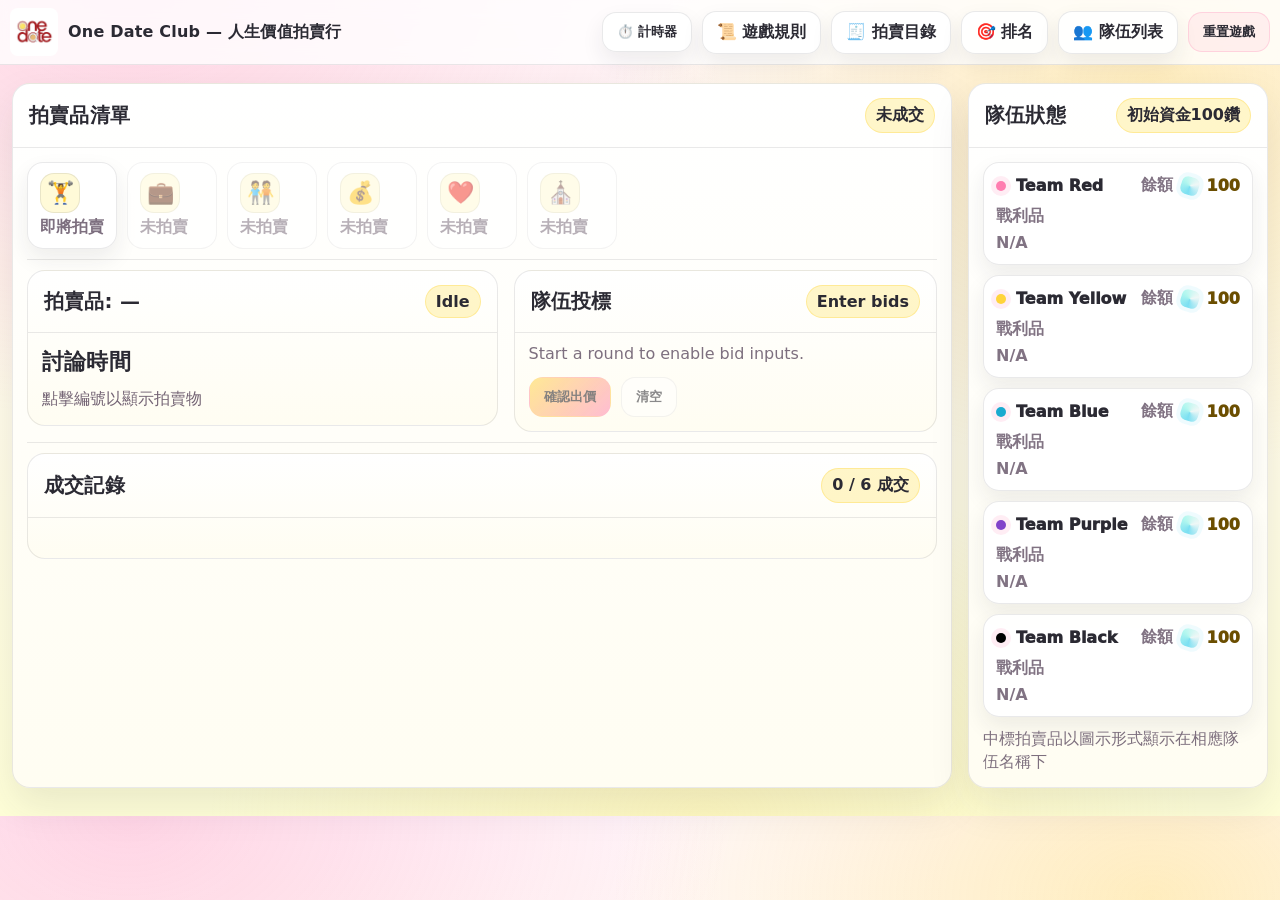
<file: index.html>
<!DOCTYPE html>
<html lang="zh-Hant">
<head>
  <meta charset="utf-8" />
  <meta name="viewport" content="width=device-width, initial-scale=1" />
  <title>One Date Club — Life Treasures Auction</title>
  <link rel="stylesheet" href="styles.css" />
</head>

<body>
  <div class="nav">
    <div class="brand">
      <div class="logo" aria-hidden="true"></div>
      <div>
        One Date Club — 人生價值拍賣行
        <!--<div class="small">5 teams • 8 rounds • Start with 100 diamonds</div>-->
      </div>
    </div>

    <div class="nav-actions">
      <button class="btn" id="timerBtn" title="Open countdown timer">⏱️ 計時器</button>
      <a class="btn" href="rules.html">📜 遊戲規則</a>
      <a class="btn" href="items.html">🧾 拍賣目錄</a>
      <a class="btn" href="rank.html">🎯 排名</a>
      <a class="btn" href="teams.html">👥 隊伍列表</a>
      <button class="btn danger" id="resetBtn" title="Reset all rounds and diamonds">重置遊戲</button>
    </div>
  </div>

  <div class="wrap grid">
    <!-- Main Panel -->
    <div class="card">
      <div class="card-h">
        <h2>拍賣品清單</h2>
        <span class="pill" id="statusPill">未成交</span>
      </div>

      <div class="card-b">

        <div>
          <div class="rounds" id="roundButtons"></div>
        </div>

        <div class="sep"></div>

        <div class="grid2">
          <!-- Auction Item -->
          <div class="card" style="box-shadow:none;">
            <div class="card-h">
              <h3 id="roundTitle">拍賣品: —</h3>
              <span class="pill" id="roundStatePill">Idle</span>
            </div>
            <div class="card-b itemBox">
              <h4 class="itemTitle" id="itemName">討論時間</h4>
              <p class="itemDesc" id="itemDesc">點擊編號以顯示拍賣物</p>

              <div class="mapWrap" id="mapWrap" style="display:none;">
                <img id="itemMap" alt="Map for the auction item" />
              </div>
            </div>
          </div>

          <!-- Bids -->
          <div class="card" style="box-shadow:none;">
            <div class="card-h">
              <h3>隊伍投標</h3>
              <span class="pill" id="bidHintPill">Enter bids</span>
            </div>
            <div class="card-b">
              <div class="bidBBox" id="bidBox">
                <div class="bids" id="bidInputs"></div>
                <div class="hint" id="bidHint">Start a round to enable bid inputs.</div>

                <div class="err" id="errorBox"></div>

                <div style="margin-top:12px; display:flex; gap:10px; flex-wrap:wrap;">
                  <button class="btn primary" id="battleBtn" disabled>確認出價</button>
                  <button class="btn" id="clearBidsBtn" disabled>清空</button>
                </div>
              </div>
              <!-- Battle results -->
              <div class="battleBox" id="battleBox">
                <div style="font-weight:1000;">前兩名隊伍說服評判</div>
                <div class="topGrid" id="topGrid"></div>

                <div class="winnerPick" id="winnerPick"></div>

                <div class="winnerActions">
                  <button class="btn primary" id="confirmWinnerBtn" disabled>確認中標者並扣除鑽石</button>
                </div>

                <div class="hint" style="margin-top:8px;">
                  評判將根據隊伍的說服力選出中標者，並從該隊伍的鑽石中扣除相應金額。
                </div>
              </div>
            </div>
          </div>
        </div>

        <div class="sep"></div>

        <!-- Log -->
        <div class="card" style="box-shadow:none;">
          <div class="card-h">
            <h3>成交記錄</h3>
            <span class="pill" id="progressPill">0 / 8 成交</span>
          </div>
          <div class="card-b">
            <div class="log" id="log"></div>
            <div class="footerNote" id="endNote" style="display:none;"></div>
          </div>
        </div>
      </div>
    </div>

    <!-- Right Side Panel -->
    <div class="card">
      <div class="card-h">
        <h2>隊伍狀態</h2>
        <span class="pill">初始資金100鑽</span>
      </div>
      <div class="card-b">
        <div class="teamList" id="teamList"></div>
        <div class="footerNote">
          中標拍賣品以圖示形式顯示在相應隊伍名稱下
        </div>
      </div>
    </div>
  </div>

  <div class="timer-modal" id="timerModal" aria-hidden="true">
    <div class="timer-card" role="dialog" aria-modal="true" aria-labelledby="timerTitle">
      <button class="closeBtn" id="timerCloseBtn" aria-label="Close timer">×</button>
      <div class="timer-header">
        <div id="timerTitle">計時器</div>
      </div>

      <div class="timer-display" id="timerDisplay">02:00</div>
      <div class="timer-form">
        <label for="timerInput">設定時間 (mm:ss)</label>
        <input id="timerInput" class="timer-input" type="text" placeholder="05:00" value="02:00" aria-label="Set timer in minutes and seconds" />
      </div>
      <div class="timer-actions-wrapper">
        <div class="timer-status" id="timerStatus">準備就緒</div>
        <div class="timer-actions">
          <button class="btn primary" id="timerStartBtn">開始</button>
          <button class="btn" id="timerResetBtn">重設</button>
        </div>
      </div>
    </div>
  </div>

  <!-- Winning Effect Modal -->
  <div class="winning-modal" id="winningModal" aria-hidden="true">
    <div class="winning-overlay"></div>
    <div class="winning-card" role="dialog" aria-modal="true">
      <div class="winning-content">
        <div class="winning-emoji">🎊</div>
        <div class="winning-text">中標！</div>
        <div class="winning-team" id="winningTeamName"></div>
      </div>
    </div>
  </div>
  
  <script src="constant.js"></script>
  <script src="game.js"></script>
  <!--<footer class="footer">
    © 2026 Flow Church Actionable One Date Club — All Rights Reserved
  </footer>-->
</body>
</html>
</file>
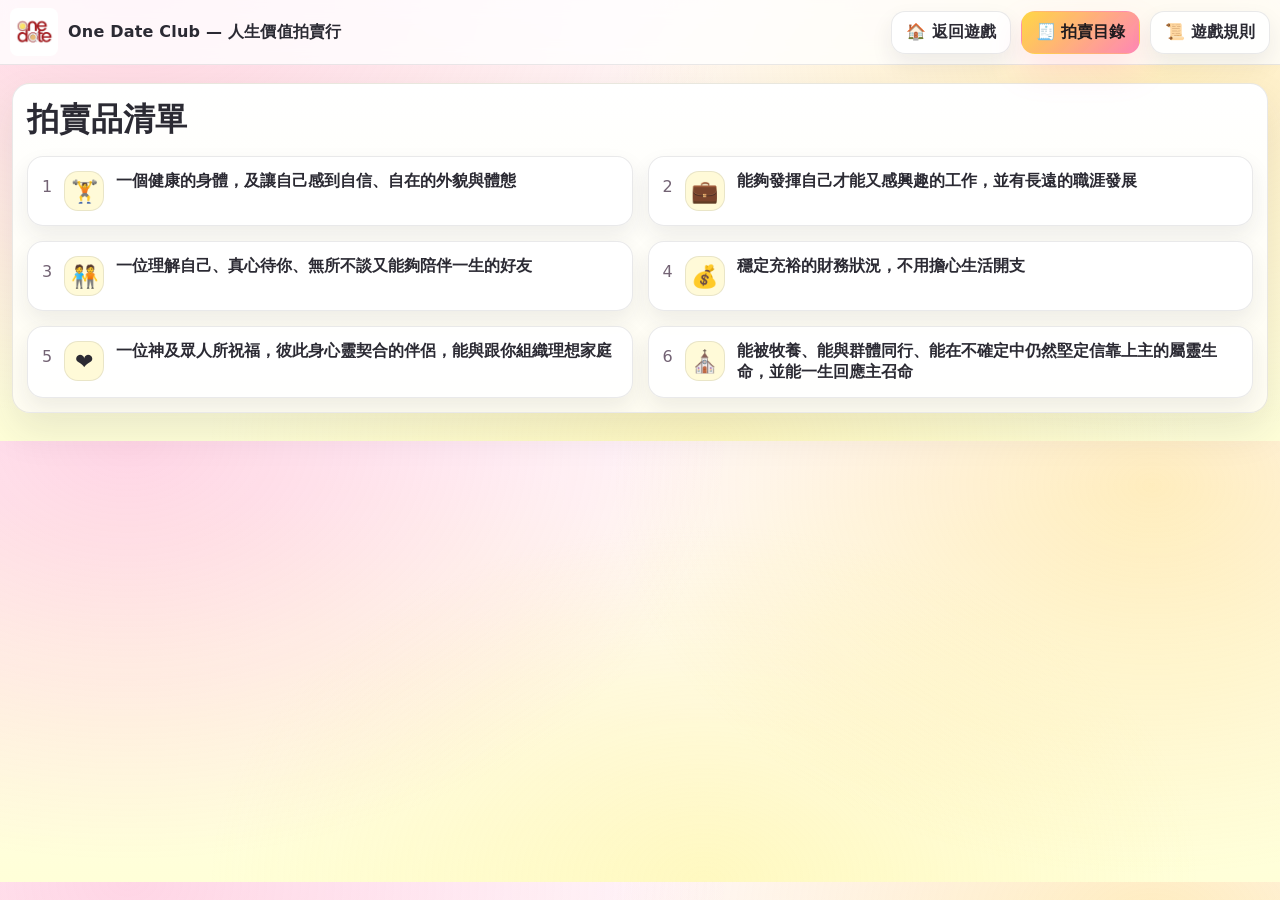
<file: items.html>
<!DOCTYPE html>
<html lang="zh-Hant">
<head>
  <meta charset="utf-8" />
  <meta name="viewport" content="width=device-width, initial-scale=1" />
  <title>One Date Club — Life Treasures Auction</title>
  <link rel="stylesheet" href="styles.css" />
</head>
<body>
  <div class="nav">
    <div class="brand">
      <div class="logo" aria-hidden="true"></div>
      <div>One Date Club — 人生價值拍賣行</div>
    </div>
    <div class="nav-actions">
      <a class="btn" href="index.html">🏠 返回遊戲</a>
      <a class="btn primary" href="items.html">🧾 拍賣目錄</a>
      <a class="btn" href="rules.html">📜 遊戲規則</a>
    </div>
  </div>

  <div class="wrap">
    <div class="card">
      <div class="card-b">
        <h1 style="margin:0 0 10px 0;">拍賣品清單</h1>

        <div class="list" id="itemsList"></div>
      </div>
    </div>
  </div>

<script src="constant.js"></script>
<script>
(() => {
  function loadState(){
    try{
      const raw = localStorage.getItem(STORAGE_KEY);
      if(!raw) return null;
      return JSON.parse(raw);
    }catch{
      return null;
    }
  }

  const state = loadState();
  const teams = state?.teams || [];
  const rounds = state?.rounds || [];

  function winnerForItem(roundId){
    const r = rounds[roundId - 1];
    if(!r || !r.done) return null;
    const t = teams[r.winnerTeamId];
    return t ? t.name : null;
  }

  const list = document.getElementById("itemsList");
  list.innerHTML = items.map(it => {
    const winnerName = winnerForItem(it.id);
    const tag = winnerName ? `中標者: ${winnerName}` : "中標者: N/A";
    return `
      <div class="item">
        <div class="left">
          <div class="desc">${it.id}</div>
          <div class="icon">${it.icon}</div>
          <div>
            <div class="name">${it.desc}</div>
          </div>
        </div>
        <!--<div class="tag">${tag}</div>-->
      </div>
    `;
  }).join("");
  list.style.display = 'grid';
  list.style.gridTemplateColumns = 'repeat(2, 1fr)';
  list.style.gap = '15px';
})();
</script>
  <!--<footer class="footer">
    © 2026 Flow Church Actionable One Date Club — All Rights Reserved
  </footer>-->
</body>
</html>
</file>
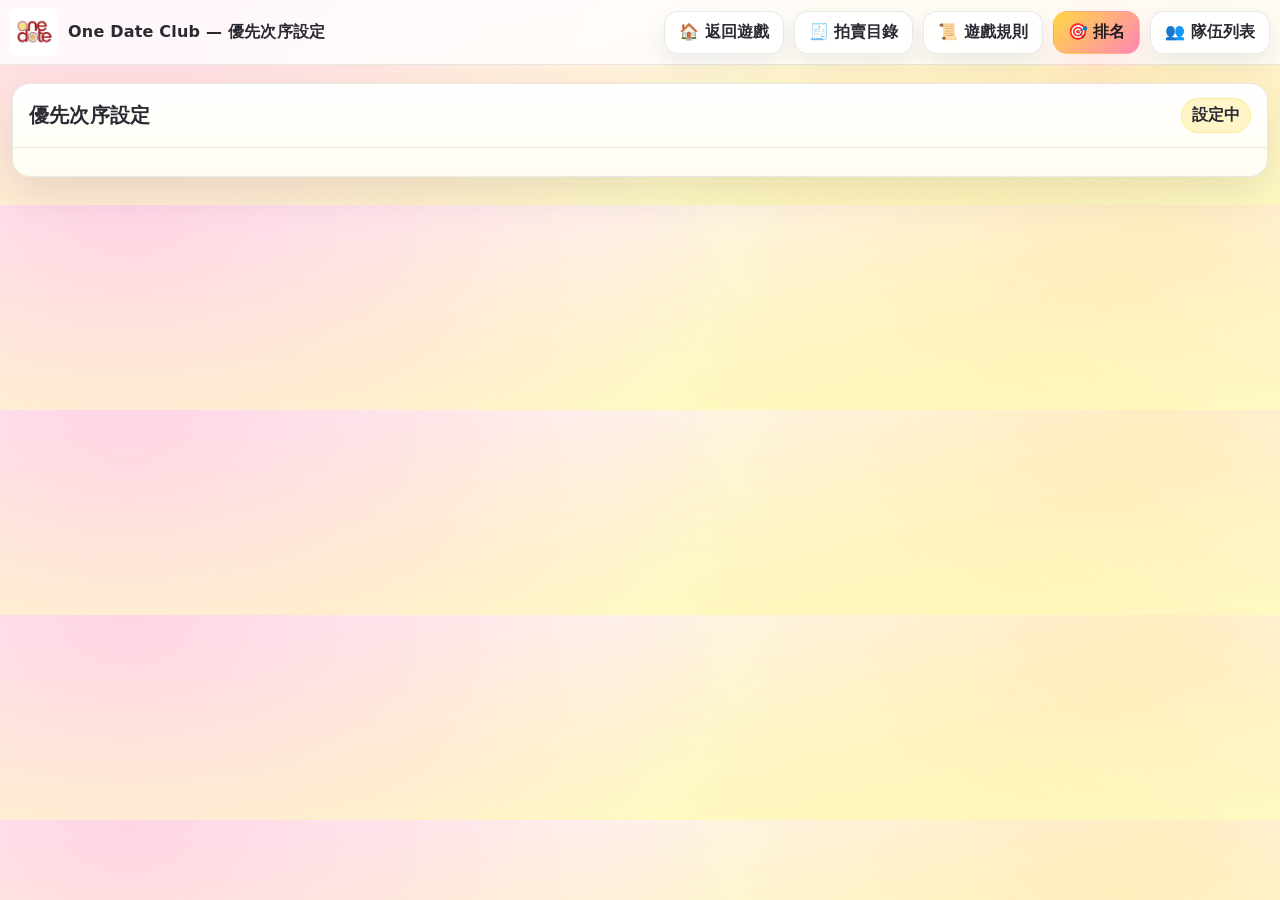
<file: rank.html>
<!DOCTYPE html>
<html lang="zh-Hant">
<head>
  <meta charset="utf-8" />
  <meta name="viewport" content="width=device-width, initial-scale=1" />
  <title>One Date Club — 優先級排名</title>
  <link rel="stylesheet" href="styles.css" />
  <style>
    #prioritySection * {
      animation: none !important;
      transition: none !important;
    }
    .priority-input {
      animation: none !important;
      transition: none !important;
      background: none !important;
    }
  </style>
</head>

<body>
  <div class="nav">
    <div class="brand">
      <div class="logo" aria-hidden="true"></div>
      <div>
        One Date Club — 優先次序設定
      </div>
    </div>

    <div class="nav-actions">
      <a class="btn" href="index.html">🏠 返回遊戲</a>
      <a class="btn" href="items.html">🧾 拍賣目錄</a>
      <a class="btn" href="rules.html">📜 遊戲規則</a>
      <a class="btn primary" href="rank.html">🎯 排名</a>
      <a class="btn" href="teams.html">👥 隊伍列表</a>
    </div>
  </div>

  <main class="wrap">
    <section class="card" id="scoreSection" style="display:none; margin-bottom: 18px;">
      <div class="card-h">
        <h2>終局回顧</h2>
        <span class="pill">遊戲完成</span>
      </div>
      <div class="card-b" id="scoreDisplay"></div>
    </section>

    <section class="card" id="prioritySection">
      <div class="card-h">
        <h2>優先次序設定</h2>
        <span class="pill" id="statusPill">設定中</span>
      </div>
      <div class="card-b" id="prioritySettings"></div>
    </section>

    <section class="card" id="statusCard" style="display:none;">
      <div class="card-h">
        <h2>遊戲狀態</h2>
      </div>
      <div class="card-b" id="statusContent" style="font-size:16px; line-height:1.6;">
      </div>
    </section>
  </main>

  <script src="constant.js"></script>
  <script>
    (function() {
      function loadGameState() {
        try {
          const raw = localStorage.getItem(STORAGE_KEY);
          if (!raw) return null;
          return JSON.parse(raw);
        } catch {
          return null;
        }
      }

      function saveGameState(state) {
        localStorage.setItem(STORAGE_KEY, JSON.stringify(state));
      }

      function getItemById(id) {
        return items.find(x => x.id === id) || { icon: "❔", desc: `物品 ${id}` };
      }

      function isGameStarted(fullState) {
        if (!fullState?.rounds) return false;
        return fullState.rounds.some(r => r.started);
      }

      function isGameComplete(fullState) {
        if (!fullState?.rounds) return false;
        return fullState.rounds.every(r => r.done);
      }

      function calculateScore(team, fullState) {
        if (!team.wins) return 0;
        let score = 0;
        team.wins.forEach(itemId => {
          const priority = team.itemPriorities?.[itemId] || null;
          if (priority === 1) score += 4;
          else if (priority === 2) score += 3;
          else if (priority === 3) score += 2;
          else score += 1; // priority 4-6 or no priority = 1 point
        });
        return score;
      }

      function renderScoreDisplay(fullState) {
        const section = document.getElementById("scoreSection");
        const container = document.getElementById("scoreDisplay");

        if (!isGameComplete(fullState)) {
          section.style.display = "none";
          return;
        }

        section.style.display = "block";
        container.innerHTML = "";

        const scores = fullState.teams.map(team => {
          const score = calculateScore(team, fullState);
          const itemsCount = Array.isArray(team.wins) ? team.wins.length : 0;
          return {
            ...team,
            score,
            itemsCount
          };
        }).sort((a, b) => {
          if (b.score !== a.score) return b.score - a.score;
          if (b.itemsCount !== a.itemsCount) return b.itemsCount - a.itemsCount;
          return b.diamonds - a.diamonds;
        });

        const scoreTable = document.createElement("table");
        scoreTable.className = "scoresTable";
        scoreTable.style.width = "100%";
        scoreTable.style.borderCollapse = "collapse";

        const scoreHeaderRow = document.createElement("tr");
        scoreHeaderRow.innerHTML = `
          <th style="border:1px solid var(--border); padding:12px; text-align:left; background:rgba(255,255,255,.95); font-weight:900; white-space:nowrap;">排名</th>
          <th style="border:1px solid var(--border); padding:12px; text-align:left; background:rgba(255,255,255,.95); font-weight:900; white-space:nowrap;">隊伍</th>
          <th style="border:1px solid var(--border); padding:12px; text-align:center; background:rgba(255,255,255,.95); font-weight:900; white-space:nowrap;">得分</th>
          <th style="border:1px solid var(--border); padding:12px; text-align:center; background:rgba(255,255,255,.95); font-weight:900; white-space:nowrap;">剩餘鑽石</th>
          <th style="border:1px solid var(--border); padding:12px; text-align:left; background:rgba(255,255,255,.95); font-weight:900; white-space:nowrap;">獲得物品</th>
        `;
        scoreTable.appendChild(scoreHeaderRow);

        scores.forEach((team, index) => {
          const rank = index + 1;
          const winsText = (team.wins || []).map(itemId => {
            const item = getItemById(itemId);
            const priority = team.itemPriorities?.[itemId] || null;
            const priorityLabel = priority ? ` (優先 ${priority})` : "";
            return `${item.icon} ${item.desc}${priorityLabel}`;
          }).join(", ") || "無";

          const row = document.createElement("tr");
          const bgColor = rank === 1 ? "rgba(255,230,200,.6)" : (rank === 2 ? "rgba(230,240,255,.6)" : "");
          row.style.background = bgColor;
          row.innerHTML = `
            <td style="border:1px solid var(--border); padding:12px; font-weight:900;">${rank}</td>
            <td style="border:1px solid var(--border); padding:12px;">
              <span class="dot" style="background:${team.color}; display:inline-block; width:12px; height:12px; border-radius:3px; margin-right:6px;"></span>
              ${team.name}
            </td>
            <td style="border:1px solid var(--border); padding:12px; text-align:center; font-weight:900; font-size:18px; color:#b0004b;">${team.score}</td>
            <td style="border:1px solid var(--border); padding:12px; text-align:center; font-weight:900;">${team.diamonds}</td>
            <td style="border:1px solid var(--border); padding:12px;">${winsText}</td>
          `;
          scoreTable.appendChild(row);
        });

        container.appendChild(scoreTable);
      }

      function renderPrioritySettings(fullState) {
        const section = document.getElementById("prioritySection");
        const statusCard = document.getElementById("statusCard");
        const container = document.getElementById("prioritySettings");
        const statusPill = document.getElementById("statusPill");

        if (isGameComplete(fullState)) {
          section.style.display = "block";
          statusCard.style.display = "none";
          statusPill.textContent = "遊戲已完成";
        } else if (isGameStarted(fullState)) {
          section.style.display = "block";
          statusCard.style.display = "none";
          const started = fullState.rounds.filter(r => r.started).length;
          statusPill.textContent = `進行中 (${started}/${ROUND_COUNT})`;
        } else {
          statusPill.textContent = "設定中";
        }

        section.style.display = "block";
        statusCard.style.display = "none";
        container.innerHTML = "";

        const table = document.createElement("table");
        table.className = "priorityTable";
        table.style.width = "100%";
        table.style.borderCollapse = "collapse";

        const headerRow = document.createElement("tr");
        headerRow.innerHTML = `
          <th style="border:1px solid var(--border); padding:12px; text-align:left; background:rgba(255,255,255,.95);">物品</th>
          ${fullState.teams.map(team => `<th style="border:1px solid var(--border); padding:12px; text-align:center; background:rgba(255,255,255,.95);"><div class="dot" style="background:${team.color}; display:inline-block; width:12px; height:12px; border-radius:3px;"></div> ${team.name}</th>`).join("")}
        `;
        table.appendChild(headerRow);

        const priorityConfirmed = fullState.priorityConfirmed || false;

        fullState.rounds.forEach(round => {
          const item = getItemById(round.id);
          const row = document.createElement("tr");
          row.innerHTML = `
            <td style="border:1px solid var(--border); padding:12px; background:rgba(250,250,250,.95); font-weight:900;">
              <span style="font-size:20px; margin-right:8px;">${item.icon}</span>${item.desc}
            </td>
            ${fullState.teams.map(team => {
              const currentPriority = team.itemPriorities?.[round.id] || "";
              const isDisabled = priorityConfirmed || isGameStarted(fullState);
              return `
                <td style="border:1px solid var(--border); padding:12px; text-align:center;">
                  <input type="text" class="priority-input" data-team-id="${team.id}" data-item-id="${round.id}" placeholder="-" value="${currentPriority || ""}" ${isDisabled ? "disabled" : ""} style="padding:6px; border-radius:6px; border:1px solid var(--border); width:50px; text-align:center; background:none; transition:none;" />
                </td>
              `;
            }).join("")}
          `;
          table.appendChild(row);
        });

        container.appendChild(table);

        // Add error message container
        const errorContainer = document.createElement("div");
        errorContainer.style.marginTop = "12px";
        errorContainer.style.color = "#b0004b";
        errorContainer.style.fontSize = "14px";
        errorContainer.style.fontWeight = "900";
        errorContainer.style.display = "none";
        container.appendChild(errorContainer);

        // Add buttons
        const buttonContainer = document.createElement("div");
        buttonContainer.style.marginTop = "16px";
        buttonContainer.style.display = "flex";
        buttonContainer.style.gap = "10px";
        buttonContainer.style.justifyContent = "flex-end";

        const confirmBtn = document.createElement("button");
        const gameStarted = isGameStarted(fullState);
        const gameComplete = isGameComplete(fullState);
        
        if (gameComplete) {
          confirmBtn.textContent = "遊戲已完成";
          confirmBtn.disabled = true;
          confirmBtn.style.background = "rgba(150,150,150,.3)";
        } else if (gameStarted) {
          confirmBtn.textContent = "進行中（已鎖定）";
          confirmBtn.disabled = true;
          confirmBtn.style.background = "rgba(150,150,150,.3)";
        } else if (priorityConfirmed) {
          confirmBtn.textContent = "已確認";
          confirmBtn.disabled = true;
          confirmBtn.style.background = "rgba(100,200,100,.3)";
        } else {
          confirmBtn.textContent = "確認";
          confirmBtn.disabled = false;
          confirmBtn.style.background = "rgba(100,200,100,.8)";
        }
        
        confirmBtn.style.padding = "10px 16px";
        confirmBtn.style.borderRadius = "8px";
        confirmBtn.style.border = "1px solid var(--border)";
        confirmBtn.style.color = "#2b2a33";
        confirmBtn.style.fontWeight = "900";
        confirmBtn.style.cursor = confirmBtn.disabled ? "default" : "pointer";

        const resetBtn = document.createElement("button");
        resetBtn.textContent = "清空";
        resetBtn.style.padding = "10px 16px";
        resetBtn.style.borderRadius = "8px";
        resetBtn.style.border = "1px solid var(--border)";
        resetBtn.style.background = (gameStarted || gameComplete) ? "rgba(150,150,150,.3)" : "rgba(200,100,100,.8)";
        resetBtn.style.color = "#2b2a33";
        resetBtn.style.fontWeight = "900";
        resetBtn.style.cursor = (gameStarted || gameComplete) ? "default" : "pointer";
        resetBtn.disabled = gameStarted || gameComplete;

        confirmBtn.addEventListener("click", () => {
          // Validate all priority inputs
          const inputs = Array.from(document.querySelectorAll(".priority-input"));
          let isValid = true;
          let errorMsg = "";
          const teamRankMap = new Map();

          inputs.forEach(input => {
            input.style.borderColor = "";
          });

          inputs.forEach(input => {
            const value = input.value.trim();
            const teamId = input.dataset.teamId;

            if (value !== "") {
              const num = Number(value);
              if (!Number.isFinite(num) || num < 1 || num > ROUND_COUNT || Math.floor(num) !== num) {
                if (!errorMsg) errorMsg = `優先級必須是 1 到 ${ROUND_COUNT} 之間的整數`;
                isValid = false;
                input.style.borderColor = "red";
                return;
              }

              const ranks = teamRankMap.get(teamId) || {};
              if (ranks[num]) {
                if (!errorMsg) errorMsg = "同一隊伍的優先級不得重複";
                isValid = false;
                input.style.borderColor = "red";
                ranks[num].style.borderColor = "red";
              } else {
                ranks[num] = input;
                teamRankMap.set(teamId, ranks);
              }
            }
          });

          if (!isValid) {
            errorContainer.textContent = errorMsg;
            errorContainer.style.display = "block";
            return;
          }

          errorContainer.style.display = "none";
          errorContainer.textContent = "";
          fullState.priorityConfirmed = true;
          saveGameState(fullState);
          statusPill.textContent = "已確認";
          renderPrioritySettings(fullState);
        });

        resetBtn.addEventListener("click", () => {
          if (confirm("確定要重置所有優先級嗎？")) {
            fullState.teams.forEach(team => {
              team.itemPriorities = {};
            });
            fullState.priorityConfirmed = false;
            saveGameState(fullState);
            statusPill.textContent = "設定中";
            renderPrioritySettings(fullState);
          }
        });

        buttonContainer.appendChild(confirmBtn);
        buttonContainer.appendChild(resetBtn);
        container.appendChild(buttonContainer);

        // Attach event listeners to priority inputs (only if not confirmed and game not started)
        if (!priorityConfirmed && !isGameStarted(fullState)) {
          document.querySelectorAll(".priority-input").forEach(input => {
            const updatePriority = (e) => {
              const teamId = Number(e.target.dataset.teamId);
              const itemId = Number(e.target.dataset.itemId);
              const value = e.target.value.trim();
              const priority = value !== "" ? Number(value) : null;

              fullState.teams[teamId].itemPriorities = fullState.teams[teamId].itemPriorities || {};
              if (priority === null || !Number.isFinite(priority)) {
                delete fullState.teams[teamId].itemPriorities[itemId];
              } else {
                fullState.teams[teamId].itemPriorities[itemId] = priority;
              }
              saveGameState(fullState);
            };
            input.addEventListener("input", updatePriority);
            input.addEventListener("change", updatePriority);
          });
        }
      }

      function init() {
        const fullState = loadGameState();
        if (!fullState) return;
        renderScoreDisplay(fullState);
        renderPrioritySettings(fullState);
      }

      function refreshDisplay() {
        const fullState = loadGameState();
        if (!fullState) return;
        renderPrioritySettings(fullState);
      }

      init();
    })();
  </script>
</body>
</html>
</file>
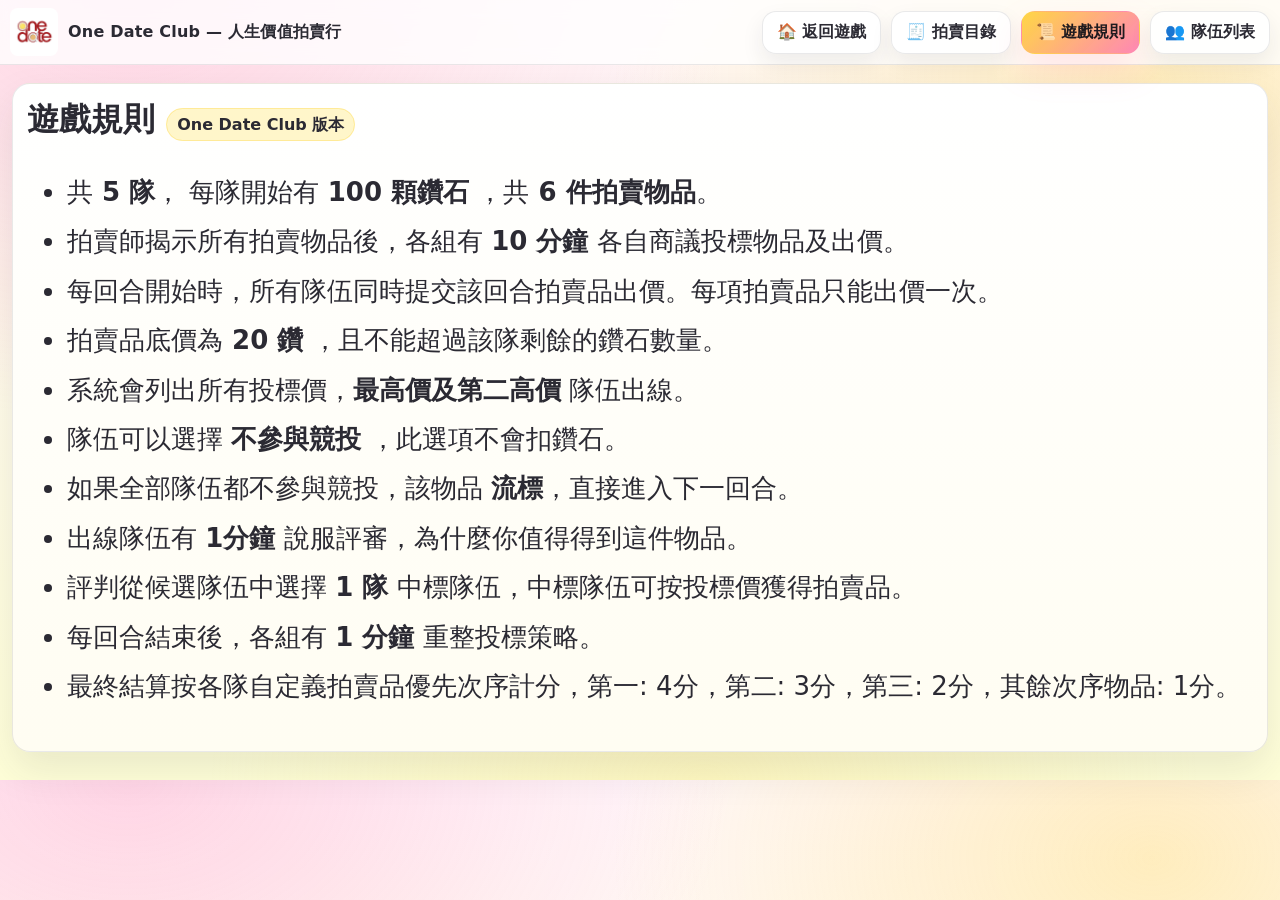
<file: rules.html>
<!DOCTYPE html>
<html lang="zh-Hant">
<head>
  <meta charset="utf-8" />
  <meta name="viewport" content="width=device-width, initial-scale=1" />
  <title>One Date Club — Life Treasures Auction</title>
  <link rel="stylesheet" href="styles.css" />
</head>
<body>
  <div class="nav">
    <div class="brand">
      <div class="logo" aria-hidden="true"></div>
      <div>One Date Club — 人生價值拍賣行</div>
    </div>
    <div class="nav-actions">
      <a class="btn" href="index.html">🏠 返回遊戲</a>
      <a class="btn" href="items.html">🧾 拍賣目錄</a>
      <a class="btn primary" href="rules.html">📜 遊戲規則</a>
      <a class="btn" href="teams.html">👥 隊伍列表</a>
    </div>
  </div>

  <div class="wrap">
    <div class="card">
      <div class="card-b">
        <h1 style="margin:0 0 10px 0;">遊戲規則 <span class="pill">One Date Club 版本</span></h1>
        <div class="muted">
          
        </div>
		<div class="rules">
			<ul style="line-height:1.9;">
			<li>共<b> 5 隊</b>， 每隊開始有 <b>100 顆鑽石</b> ，共<b> 6 件拍賣物品</b>。</li>
			<li>拍賣師揭示所有拍賣物品後，各組有 <b>10 分鐘</b> 各自商議投標物品及出價。</li>
			<li>每回合開始時，所有隊伍同時提交該回合拍賣品出價。每項拍賣品只能出價一次。</li>
			<li>拍賣品底價為<b> 20 鑽 </b>，且不能超過該隊剩餘的鑽石數量。</li>
			<li>系統會列出所有投標價，<b>最高價及第二高價</b> 隊伍出線。</li>
			<li>隊伍可以選擇 <b>不參與競投</b> ，此選項不會扣鑽石。</li>
			<li>如果全部隊伍都不參與競投，該物品 <b>流標</b>，直接進入下一回合。</li>
			<li>出線隊伍有 <b>1分鐘</b> 說服評審，為什麼你值得得到這件物品。</li>
			<li>評判從候選隊伍中選擇 <b> 1 隊 </b>中標隊伍，中標隊伍可按投標價獲得拍賣品。</li>
			<li>每回合結束後，各組有 <b>1 分鐘</b> 重整投標策略。</li>
      <li>最終結算按各隊自定義拍賣品優先次序計分，第一: 4分，第二: 3分，第三: 2分，其餘次序物品: 1分。</li>
			</ul>
		</div>
      </div>
    </div>
  </div>
  <!--<footer class="footer">
    © 2026 Flow Church Actionable One Date Club — All Rights Reserved
  </footer>-->
</body>
</html>
</file>
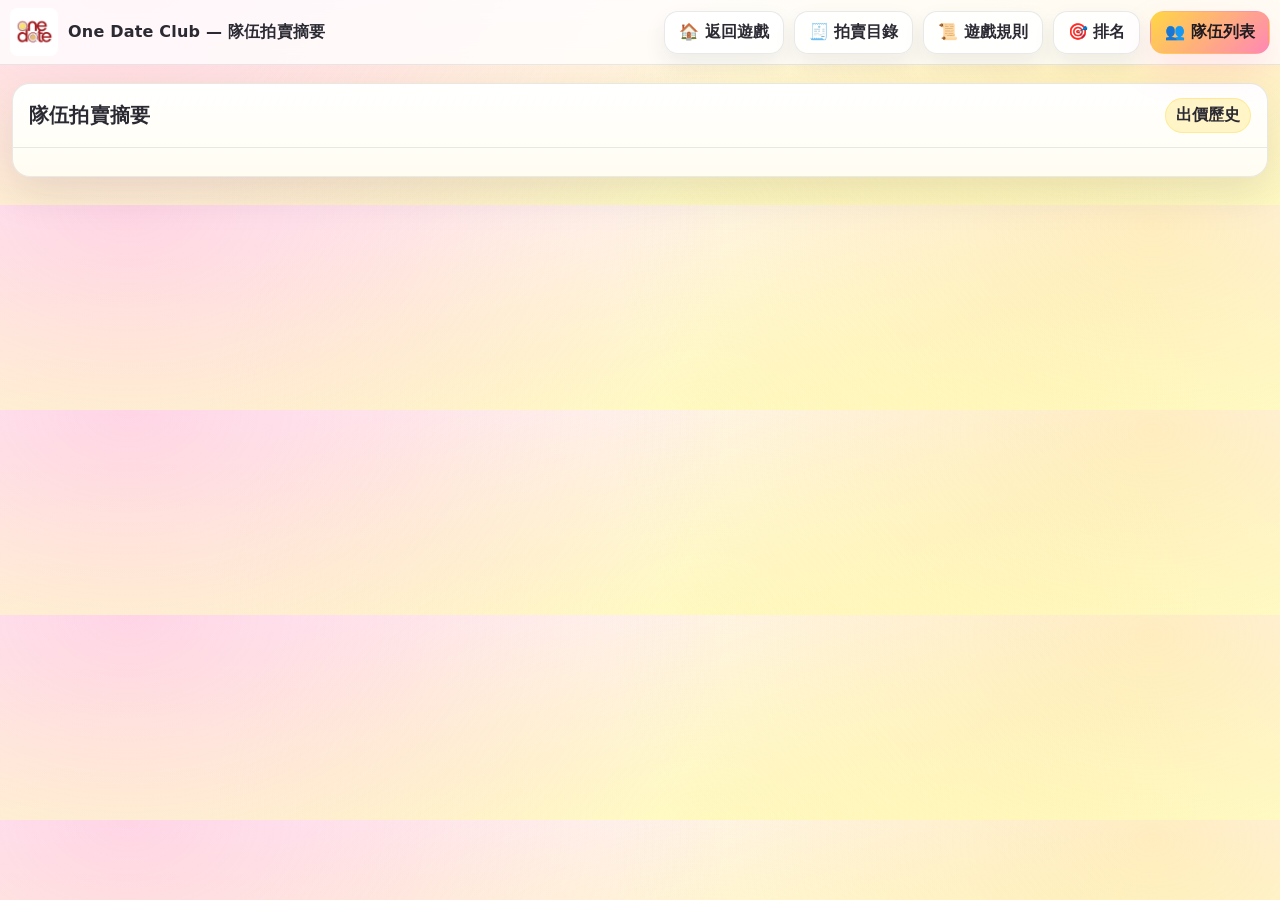
<file: teams.html>
<!DOCTYPE html>
<html lang="zh-Hant">
<head>
  <meta charset="utf-8" />
  <meta name="viewport" content="width=device-width, initial-scale=1" />
  <title>One Date Club — Team Auction Summary</title>
  <link rel="stylesheet" href="styles.css" />
</head>

<body>
  <div class="nav">
    <div class="brand">
      <div class="logo" aria-hidden="true"></div>
      <div>
        One Date Club — 隊伍拍賣摘要
      </div>
    </div>

    <div class="nav-actions">
      <a class="btn" href="index.html">🏠 返回遊戲</a>
      <a class="btn" href="items.html">🧾 拍賣目錄</a>
      <a class="btn" href="rules.html">📜 遊戲規則</a>
      <a class="btn" href="rank.html">🎯 排名</a>
      <a class="btn primary" href="teams.html">👥 隊伍列表</a>
    </div>
  </div>

  <main class="wrap">
    <section class="card">
      <div class="card-h">
        <h2>隊伍拍賣摘要</h2>
        <span class="pill">出價歷史</span>
      </div>
      <div class="card-b teamTableWrapper" id="teamList"></div>
    </section>
  </main>
  
  <script src="constant.js"></script>
  <script>
    (function() {
      function loadGameState() {
        try {
          const raw = localStorage.getItem(STORAGE_KEY);
          if (!raw) return null;
          return JSON.parse(raw);
        } catch {
          return null;
        }
      }

      function saveGameState(state) {
        localStorage.setItem(STORAGE_KEY, JSON.stringify(state));
      }

      function getItemById(id) {
        return items.find(x => x.id === id) || { icon: "❔", desc: `物品 ${id}` };
      }

      function isGameStarted(fullState) {
        if (!fullState?.rounds) return false;
        return fullState.rounds.some(r => r.started);
      }

      function isGameComplete(fullState) {
        if (!fullState?.rounds) return false;
        return fullState.rounds.every(r => r.done);
      }

      
      

      function renderTeams(fullState) {
        const elTeamList = document.getElementById("teamList");
        elTeamList.innerHTML = "";

        const rankMaps = fullState.teams.reduce((acc, team) => {
          const teamBids = fullState.rounds.map(round => round.bids?.[team.id]).filter(b => Number.isFinite(b));
          const uniqueSortedBids = [...new Set(teamBids)].sort((a, b) => b - a);
          acc[team.id] = uniqueSortedBids.reduce((map, bid, index) => {
            map[bid] = index + 1;
            return map;
          }, {});
          return acc;
        }, {});

        const table = document.createElement("table");
        table.className = "teamsTable";

        const headerHtml = `
          <thead>
            <tr>
              <th class="teamsTableRoundHeader">拍賣品</th>
              ${fullState.teams.map(team => `<th><div class="dot" style="background:${team.color}; display: inline-block;"></div> ${team.name}</th>`).join("")}
            </tr>
          </thead>
        `;

        const bodyHtml = fullState.rounds.map(round => {
          const item = getItemById(round.id);

          return `
            <tr class="teamsTableRound">
              <th class="teamsTableRowHeader">
                <div class="roundHeaderContent">
                  <span class="teamRoundIcon">${item.icon}</span>
                  <div class="roundHeaderText">
                    <div class="teamRoundName">${item.desc}</div>
                  </div>
                </div>
              </th>
              ${fullState.teams.map(team => {
                const bid = round.bids?.[team.id];
                const won = round.winnerTeamId !== null && round.winnerTeamId === team.id;
                const finalRank = Number.isFinite(bid) ? rankMaps[team.id]?.[bid] : null;
                const originalRank = team.itemPriorities?.[round.id] || "-";
                const finalRankHtml = finalRank ? `<span class="cellRank">#${finalRank}</span>` : "";
                const priceText = Number.isFinite(bid) ? `${originalRank} | ${finalRankHtml}${bid}` : "未出價";

                return `
                  <td class="${won ? "winCell" : ""}">
                    <div class="cellPrice">${priceText}</div>
                  </td>
                `;
              }).join("")}
            </tr>
          `;
        }).join("");

        table.innerHTML = headerHtml + `<tbody>${bodyHtml}</tbody>`;
        elTeamList.appendChild(table);
      }

      function init() {
        const fullState = loadGameState();
        if (!fullState) return;

        renderTeams(fullState);
      }

      init();
      // Auto-refresh every 2 seconds to pick up changes from index.html
      setInterval(init, 2000);
    })();
  </script>
  <!--<footer class="footer">
    © 2026 Flow Church Actionable One Date Club — All Rights Reserved
  </footer>-->
</body>
</html>
</file>
<file: styles.css>
:root{
  /* Light Pink + Yellow theme based on palette (Cream/Jasmine/Sunglow/Pink) */
  --cream:#FFFFD8;   /* background cream */
  --butter:#FFF4B8;
  --jasmine:#FFEA8A;
  --sunglow:#FFD43B;
  --pink:#FF7DB0;

  --bg:#FFF7FB;
  --card:#FFFFFF;
  --card2:#FFFDF2;

  --text:#2B2A33;
  --muted:#6B5B6D;

  --accent: var(--pink);
  --accent2: var(--sunglow);

  --border: rgba(43,42,51,.10);
  --shadow: 0 18px 40px rgba(43,42,51,.10);
  --shadow2: 0 10px 22px rgba(43,42,51,.08);
  --radius: 18px;
}

*{box-sizing:border-box}
body{
  margin:0;
  font-family: ui-sans-serif, system-ui, -apple-system, Segoe UI, Roboto, Helvetica, Arial, "Apple Color Emoji","Segoe UI Emoji";
  color: var(--text);
  background:
    radial-gradient(1000px 700px at 10% 0%, rgba(255,125,176,.28), transparent 60%),
    radial-gradient(900px 650px at 90% 10%, rgba(255,212,59,.30), transparent 60%),
    radial-gradient(900px 650px at 55% 100%, rgba(255,234,138,.30), transparent 55%),
    linear-gradient(180deg, var(--bg), var(--cream));
}
.footer {
  text-align: center;
  font-size: 10px;
  color: #888;
}
/* Top Nav */
.nav{
  position: sticky; top:0; z-index: 5;
  display:flex; align-items:center; justify-content:space-between;
  padding:8px 10px;
  background: rgba(255,255,255,.78);
  backdrop-filter: blur(10px);
  border-bottom: 1px solid var(--border);
}
.brand{
  display:flex; gap:10px; align-items:center;
  font-weight: 900;
  letter-spacing:.2px;
}
.logo{
  width: 48px;          
  height: 48px;
  background-image: url("maps/logo.jpeg"); 
  background-size: cover;     /* or contain */
  background-position: center;
  background-repeat: no-repeat;
  border-radius: 8px;
}

.nav-actions{display:flex; gap:10px; align-items:center; flex-wrap:wrap;}
.nav-actions a{ text-decoration:none; }

.btn{
  appearance:none; border:none; cursor:pointer;
  padding:10px 14px;
  border-radius: 14px;
  font-weight: 900;
  color: var(--text);
  background: rgba(255,255,255,.90);
  border: 1px solid var(--border);
  box-shadow: var(--shadow2);
  transition: transform .12s ease, filter .12s ease, border-color .12s ease;
  display:inline-flex;
  align-items:center;
  gap:8px;
  white-space:nowrap;
}
.btn:hover{ transform: translateY(-1px); filter: brightness(1.02); border-color: rgba(43,42,51,.18); }
.btn.primary{
  color:#1f1b1f;
  background: linear-gradient(135deg, rgba(255,212,59,.95), rgba(255,125,176,.92));
  border-color: transparent;
  box-shadow: 0 16px 34px rgba(255,125,176,.18);
}
.btn.danger{
  background: rgba(255,125,176,.10);
  border-color: rgba(255,125,176,.25);
  box-shadow:none;
}
.btn:disabled{ opacity:.55; cursor:not-allowed; transform:none; box-shadow:none; }

.timer-modal{
  position: fixed;
  inset: 0;
  background: rgba(24,24,32,.44);
  display: none;
  align-items: center;
  justify-content: center;
  padding: 18px;
  z-index: 20;
}
.timer-card{
  width: min(460px, 100%);
  background: linear-gradient(180deg, #ffffff, #fff9e6);
  border: 1px solid rgba(43,42,51,.15);
  border-radius: 28px;
  box-shadow: 0 40px 90px rgba(43,42,51,.16);
  padding: 24px;
  position: relative;
  animation: timerSlide .22s ease;
}
.timer-card.timer-finish{
  animation: pulseFinish .8s ease-in-out infinite alternate;
  border-color: rgba(255,125,176,.75);
  box-shadow: 0 0 0 6px rgba(255,125,176,.12), 0 40px 90px rgba(43,42,51,.12);
}
.closeBtn{
  position: absolute;
  top: 14px;
  right: 14px;
  width: 36px;
  height: 36px;
  border-radius: 999px;
  border: 1px solid rgba(43,42,51,.10);
  background: rgba(255,255,255,.9);
  font-size: 22px;
  color: var(--text);
  cursor: pointer;
  display: inline-flex;
  align-items: center;
  justify-content: center;
}
.timer-header{
  display: flex;
  align-items: center;
  justify-content: space-between;
  gap: 12px;
  margin-bottom: 20px;
}
.timer-status{
  font-size: 14px;
  font-weight: 900;
  color: rgba(107,91,109,.95);
}
.timer-display{
  font-size: 64px;
  font-weight: 900;
  text-align: center;
  margin-bottom: 22px;
  letter-spacing: .08em;
  color: #2b2a33;
}
.timer-form{
  display: grid;
  gap: 10px;
  margin-bottom: 20px;
}
.timer-form label{
  font-size: 14px;
  color: rgba(43,42,51,.75);
  font-weight: 900;
}
.timer-input{
  width: 100%;
  padding: 12px 14px;
  border-radius: 16px;
  border: 1px solid rgba(43,42,51,.15);
  background: rgba(255,255,255,.95);
  font-size: 18px;
  font-weight: 900;
  text-align: center;
  outline: none;
}
.timer-input:focus{
  border-color: rgba(255,125,176,.55);
  box-shadow: 0 0 0 4px rgba(255,125,176,.10);
}
.timer-actions-wrapper{
  position: relative;
  display: flex;
  align-items: center;
  justify-content: center;
  min-height: 44px;
}
.timer-status{
  position: absolute;
  inset: 0;
  display: flex;
  align-items: center;
  justify-content: left;
  font-size: 14px;
  font-weight: 900;
  color: rgba(107,91,109,.95);
  z-index: 0;
  pointer-events: none;
}
.timer-actions{
  display: flex;
  gap: 10px;
  flex-wrap: wrap;
  position: relative;
  z-index: 1;
}
@keyframes timerSlide{
  from{ transform: translateY(14px); opacity: 0; }
  to{ transform: translateY(0); opacity: 1; }
}
@keyframes pulseFinish{
  from{ transform: scale(1); }
  to{ transform: scale(1.02); }
}

/* Page ratio, fr for main panel, px for right team panel*/
.wrap{
  max-width: 1300px;
  margin: 18px auto 28px;
  padding: 0 12px;
}
.wrap.grid{
  display:grid;
  grid-template-columns: 1fr 300px;
  gap: 16px;
}
@media (max-width: 980px){
  .wrap.grid{ grid-template-columns: 1fr; }
}

.card{
  background: linear-gradient(180deg, var(--card), var(--card2));
  border: 1px solid var(--border);
  border-radius: var(--radius);
  box-shadow: var(--shadow);
  overflow:hidden;
}
.card-h{
  padding: 14px 16px;
  border-bottom: 1px solid var(--border);
  display:flex; align-items:center; justify-content:space-between;
  gap: 12px;
}
.card-h h2, .card-h h3{
  margin:0; font-size: 20px; letter-spacing:.2px;
}
.card-b{ padding: 14px; }

.team-grid{
  display: grid;
  grid-template-columns: repeat(5, minmax(0, 1fr));
  gap: 14px;
}
.team-card{
  padding: 18px;
  border-radius: 20px;
  background: rgba(255,255,255,.95);
  border: 1px solid rgba(43,42,51,.08);
  box-shadow: 0 16px 34px rgba(43,42,51,.08);
  display: flex;
  flex-direction: column;
  gap: 8px;
}
.team-card strong{
  font-size: 18px;
}

@media (max-width: 960px){
  .team-grid{ grid-template-columns: repeat(2, minmax(0, 1fr)); }
}
@media (max-width: 640px){
  .team-grid{ grid-template-columns: 1fr; }
}

.muted{ color: var(--muted); }
.small{ font-size: 16px; color: rgba(107,91,109,.85); font-weight:800; }

.pill{
  font-size: 16px; font-weight:900;
  padding:6px 10px; border-radius: 999px;
  background: rgba(255,234,138,.45);
  border: 1px solid rgba(255,212,59,.35);
  color: var(--text);
  white-space: nowrap;
}

.sep{ height:1px; background: var(--border); margin: 10px 0; }
.footerNote{ margin-top: 10px; color: rgba(107,91,109,.88); font-size: 16px; line-height:1.45; }

/* Rounds */
.rounds{ display:flex; flex-wrap:wrap; gap:10px; }
.roundBtn{
  min-width: 90px;
  display:flex; flex-direction:column; gap:4px;
  align-items:flex-start;
  padding:10px 12px;
  border-radius: 16px;
  background: rgba(255,255,255,.88);
  border: 1px solid var(--border);
  cursor:pointer;
  transition: transform .12s ease, filter .12s ease, border-color .12s ease;
  box-shadow: var(--shadow2);
}
.roundBtn:hover{ transform: translateY(-1px); filter: brightness(1.02); border-color: rgba(43,42,51,.18); }
.roundBtn[aria-disabled="true"]{ opacity:.55; cursor:not-allowed; transform:none; box-shadow:none; }
.roundBtn .t{ font-weight:1000; }
.roundBtn .s{ font-size: 16px; color: rgba(107,91,109,.88); font-weight:800; }
.roundBtn.active{
  background: rgba(255,125,176,.10);
  border-color: rgba(255,125,176,.28);
}
.roundBtn.done{
  background: rgba(255,212,59,.14);
  border-color: rgba(255,212,59,.35);
}
.roundBtn.skipped{
  background: rgba(128,128,128,.14);
  border-color: rgba(255,212,59,.25);
}

/* Main game area */
.grid2{
  display:grid;
  grid-template-columns: 1fr 0.9fr;
  gap: 16px;
  align-items:start;
}
@media (max-width: 980px){
  .grid2{ grid-template-columns: 1fr; }
}

.itemBox{ display:flex; flex-direction:column; gap: 10px; }
.itemTitle{ font-size: 22px; margin:0; font-weight: 1000; letter-spacing:.2px; }
.itemDesc{ margin:0; color: rgba(107,91,109,.95); line-height:1.5; }

.mapWrap{
  border-radius: 16px;
  border: 1px solid var(--border);
  background: rgba(255,255,255,.90);
  overflow:hidden;
}
.mapWrap img{ width:100%; display:block; }

/* Bids */
.bids{ display:flex; flex-direction:column; gap: 10px; }
.bidRow{
  display:grid;
  grid-template-columns: 1fr 120px;
  gap: 10px;
  align-items:center;
  padding:10px 12px;
  border-radius: 14px;
  background: rgba(255,255,255,.90);
  border: 1px solid var(--border);
}
.teamName{ display:flex; align-items:center; gap:10px; font-weight:1000; }

.dot{
  width:10px; height:10px; border-radius: 999px;
  background: var(--accent);
  box-shadow: 0 0 0 5px rgba(255,125,176,.14);
  flex: 0 0 auto;
}

input[type="number"]{
  width:100%;
  padding:10px 10px;
  border-radius: 12px;
  border: 1px solid rgba(43,42,51,.14);
  background: rgba(255,255,255,.98);
  color: var(--text);
  font-weight:1000;
  outline:none;
}
input[type="number"]:focus{
  border-color: rgba(255,125,176,.55);
  box-shadow: 0 0 0 4px rgba(255,125,176,.14);
}
.rules{
  font-size: 26px;
}
.hint{
  font-size: 16px;
  color: rgba(107,91,109,.88);
  margin-top: -4px;
  line-height:1.4;
}
.err{
  margin-top: 10px;
  padding:10px 12px;
  border-radius: 14px;
  background: rgba(255,125,176,.12);
  border: 1px solid rgba(255,125,176,.28);
  color: #5a1f36;
  font-weight:1000;
  display:none;
}

/* Battle results */
.battleBox{
  margin-top: 14px;
  padding:12px 12px;
  border-radius: 16px;
  background: rgba(255,250,214,.75);
  border: 1px solid rgba(255,212,59,.25);
  display:none;
}
.topGrid{
  display:grid;
  grid-template-columns: 1fr 1fr;
  gap: 8px;
  margin-top: 10px;
}
@media (max-width: 560px){
  .topGrid{ grid-template-columns: 1fr; }
}
.topCard{
  border-radius: 16px;
  border: 1px solid rgba(43,42,51,.10);
  background: rgba(255,255,255,.92);
  padding: 12px;
  box-shadow: var(--shadow2);
}
.topCard .rank{ font-size: 16px; color: rgba(107,91,109,.88); font-weight: 1000; letter-spacing:.2px; }
.topCard .who{ margin-top: 6px; font-size: 20px; font-weight: 1000; }
.topCard .price{ margin-top: 4px; font-size: 18px; color: #8b5a00; font-weight: 1000; }

.winnerPick{
  margin-top: 12px;
  display:flex; gap:10px; flex-wrap:wrap;
  align-items:center;
}
.radioPill{
  display:flex; gap:8px; align-items:center;
  padding: 10px 12px;
  border-radius: 999px;
  background: rgba(255,125,176,.10);
  border: 1px solid rgba(255,125,176,.22);
  cursor:pointer;
  user-select:none;
  font-weight: 1000;
}
.radioPill input{ accent-color: var(--pink); }
.winnerActions{ margin-top: 10px; display:flex; gap:10px; flex-wrap:wrap; }

/* Right panel: teams + diamonds + wins */
.teamList{ display:flex; flex-direction:column; gap:10px; }
.teamCard{
  display:flex; flex-direction:column; gap:10px;
  padding: 12px 12px;
  border-radius: 16px;
  background: rgba(255,255,255,.92);
  border: 1px solid var(--border);
  box-shadow: var(--shadow2);
}
.teamTopRow{
  display:flex; align-items:center; justify-content:space-between;
  gap: 10px;
}
.teamLeft{ display:flex; align-items:center; gap:10px; font-weight: 1000; }

.diamond{
  display:inline-flex; align-items:center; gap:8px;
  font-weight: 1000;
  color: #6b4e00;
  white-space:nowrap;
}
.diaIcon{
  width:18px; height:18px; display:inline-block;
  background: conic-gradient(from 180deg, #7bdff2, #b2f7ef, #eff7f6, #7bdff2);
  border-radius: 6px;
  transform: rotate(18deg);
  box-shadow: 0 0 0 4px rgba(123,223,242,.12);
}

.winsRow{
  display:flex;
  flex-wrap:wrap;
  gap:8px;
  align-items:center;
}
.winBadge{
  display:inline-flex;
  align-items:center;
  justify-content:center;
  width:32px;
  height:32px;
  border-radius: 12px;
  border: 1px solid rgba(43,42,51,.10);
  background: rgba(255,250,214,.95);
  box-shadow: var(--shadow2);
  font-size: 20px;
}
.winBadge[title]{ cursor: help; }

.teamHistory{
  display:flex;
  flex-direction:column;
  gap:8px;
  margin-top: 14px;
}
.teamItemsRow{
  display:grid;
  gap: 8px;
}
.teamItemRow{
  display:flex;
  align-items:center;
  gap: 10px;
  padding: 10px 12px;
  border-radius: 16px;
  background: rgba(255,250,214,.85);
  border: 1px solid rgba(255,212,59,.30);
}
.teamItemIcon{
  width: 30px;
  height: 30px;
  display:flex;
  align-items:center;
  justify-content:center;
  border-radius: 12px;
  background: rgba(255,255,255,.95);
  font-size: 16px;
}
.teamRoundItem{
  display:flex;
  align-items:center;
  justify-content:space-between;
  gap: 12px;
  padding: 12px 14px;
  border-radius: 16px;
  border: 1px solid rgba(43,42,51,.10);
  background: rgba(255,255,255,.92);
}
.teamRoundItem.winItem{
  background: linear-gradient(135deg, rgba(255,230,230,.95), rgba(255,200,200,.60));
  border-color: rgba(220,38,38,.25);
  box-shadow: 0 8px 20px rgba(220,38,38,.08);
}
.teamRoundItem.winItem .teamRoundName,
.teamRoundItem.winItem .teamRoundPrice{
  color: #b00020;
  font-weight: 900;
}
.teamRoundItem .itemLeft{
  display:flex;
  align-items:center;
  gap: 12px;
  min-width: 0;
  position:relative;
}
.teamRoundRank{
  display:inline-flex;
  align-items:center;
  justify-content:center;
  width:24px;
  height:24px;
  border-radius:50%;
  background:rgba(255,212,59,.90);
  color:#2b2a33;
  font-weight:900;
  font-size:12px;
  margin-right:-8px;
  z-index:2;
  box-shadow:0 2px 8px rgba(255,212,59,.30);
  flex-shrink:0;
}
.teamRoundIcon{
  width: 42px;
  height: 42px;
  border-radius: 14px;
  display:flex;
  align-items:center;
  justify-content:center;
  background: rgba(255,250,214,.95);
  border: 1px solid rgba(43,42,51,.10);
  font-size: 20px;
  flex-shrink:0;
}
.teamRoundName{
  font-weight: 900;
}
.teamRoundPrice{
  font-weight: 900;
  color: #8b5a00;
  white-space: nowrap;
}

.teamTableWrapper{
  overflow-x:auto;
}
.teamsTable{
  width:100%;
  border-collapse: separate;
  border-spacing: 0;
  border-radius: 12px;
  min-width: 640px;
  overflow: hidden;
  border: 2px solid var(--border);
}
.teamsTable th,
.teamsTable td{
  padding: 14px 16px;
  border: 1px solid var(--border);
  vertical-align: middle;
}
.teamsTable th{
  background: rgba(255,255,255,.95);
  text-align:left;
  font-weight: 900;
}
.teamsTableRoundHeader{
  width: 350px;
  min-width: 250px;
}
.teamsTableRowHeader{
  background: rgba(250,250,250,.95);
}
.roundHeaderContent{
  display:flex;
  align-items:center;
  gap: 12px;
}
.roundHeaderText{
  display:flex;
  flex-direction:column;
  min-width:0;
}
.cellCenter{
  text-align: center;
  vertical-align: middle;
}
.cellPrice{
  font-weight: 900;
  color: #8b5a00;
  display:flex;
  align-items:center;
  justify-content:center;
  gap: 6px;
}
.cellRank{
  display:inline-flex;
  align-items:center;
  justify-content:center;
  min-width: 28px;
  padding: 3px 8px;
  border-radius: 999px;
  background: rgba(255,212,59,.25);
  color: #8b5a00;
  font-size: 0.85rem;
  font-weight: 900;
}
.cellStatus{
  display:inline-flex;
  margin-top: 4px;
  color: #6b6b7b;
}
.winCell{
  background: rgba(255,240,240,.9);
}

/* Log */
.log{ display:flex; flex-direction:column; gap:10px; margin-top: 12px; }
.logItem{
  padding: 12px;
  border-radius: 16px;
  background: rgba(255,255,255,.92);
  border: 1px solid var(--border);
  line-height:1.45;
  box-shadow: var(--shadow2);
}
.logItem b{ color: #b0004b; }

/* Items page list */
.list{
  margin-top: 14px;
  display:grid;
  grid-template-columns: 1fr;
  gap: 10px;
}
.item{
  display:flex;
  align-items:flex-start;
  justify-content:space-between;
  gap: 12px;
  padding: 14px;
  border-radius: 16px;
  border: 1px solid var(--border);
  background: rgba(255,255,255,.92);
  box-shadow: var(--shadow2);
}
.left{
  display:flex;
  gap: 12px;
  align-items:flex-start;
}
.right{
  display:flex;
  gap: 12px;
  align-items:flex-end;
}
.icon{
  width:40px; height:40px;
  border-radius: 14px;
  display:flex; align-items:center; justify-content:center;
  border: 1px solid rgba(43,42,51,.10);
  background: rgba(255,250,214,.95);
  font-size: 22px;
  flex: 0 0 auto;
}
.name{ font-weight:1000; }
.desc{ color: rgba(107,91,109,.95); margin-top: 4px; line-height:1.5; }
.tag{
  padding:6px 10px;
  border-radius:999px;
  border: 1px solid rgba(255,212,59,.30);
  background: rgba(255,234,138,.45);
  color: #6b4e00;
  font-weight:1000;
  font-size: 16px;
  white-space:nowrap;
}

/* Winning Modal */
.winning-modal{
  position: fixed;
  inset: 0;
  display: none;
  align-items: center;
  justify-content: center;
  padding: 18px;
  z-index: 25;
}

.winning-overlay{
  position: absolute;
  inset: 0;
  background: radial-gradient(circle at 50% 50%, rgba(255,125,176,.35) 0%, rgba(24,24,32,.55) 100%);
  animation: overlayFadeIn .4s ease;
  backdrop-filter: blur(4px);
}

/* Confetti */
.confetti-container{
  position: fixed;
  inset: 0;
  pointer-events: none;
  overflow: hidden;
  z-index: 24;
}

.confetti{
  position: fixed;
  width: 12px;
  height: 12px;
  background: linear-gradient(45deg, #FFD700, #FF69B4);
  animation: confettiFall 2s ease-in forwards;
}

.confetti-1{
  left: 10%;
  top: -10px;
  background: linear-gradient(45deg, #FF69B4, #FFD700);
  animation: confettiFall 2.2s ease-in forwards, confettiSpin 1s linear infinite;
}

.confetti-2{
  left: 20%;
  top: -15px;
  background: linear-gradient(45deg, #FFD700, #FF69B4);
  animation: confettiFall 2.5s ease-in forwards, confettiSpin 1.2s linear infinite;
}

.confetti-3{
  left: 30%;
  top: -12px;
  background: linear-gradient(45deg, #FF69B4, #FFD700);
  animation: confettiFall 2.1s ease-in forwards, confettiSpin 0.9s linear infinite;
}

.confetti-4{
  left: 40%;
  top: -18px;
  background: linear-gradient(45deg, #FFD700, #FF69B4);
  animation: confettiFall 2.4s ease-in forwards, confettiSpin 1.3s linear infinite;
}

.confetti-5{
  left: 60%;
  top: -14px;
  background: linear-gradient(45deg, #FF69B4, #FFD700);
  animation: confettiFall 2.3s ease-in forwards, confettiSpin 1.1s linear infinite;
}

.confetti-6{
  left: 70%;
  top: -16px;
  background: linear-gradient(45deg, #FFD700, #FF69B4);
  animation: confettiFall 2.2s ease-in forwards, confettiSpin 0.95s linear infinite;
}

.confetti-7{
  left: 80%;
  top: -13px;
  background: linear-gradient(45deg, #FF69B4, #FFD700);
  animation: confettiFall 2.6s ease-in forwards, confettiSpin 1.25s linear infinite;
}

.confetti-8{
  left: 90%;
  top: -17px;
  background: linear-gradient(45deg, #FFD700, #FF69B4);
  animation: confettiFall 2.4s ease-in forwards, confettiSpin 1.05s linear infinite;
}

.winning-card{
  position: relative;
  width: min(450px, 100%);
  background: linear-gradient(135deg, #FFE6F3 0%, #FFF4E6 50%, #E6F9FF 100%);
  border: 3px solid rgba(255,125,176,.60);
  border-radius: 40px;
  box-shadow: 
    0 0 0 0 rgba(255,125,176,.8),
    0 0 60px rgba(255,125,176,.4),
    0 40px 100px rgba(43,42,51,.20),
    inset 0 1px 0 rgba(255,255,255,.8);
  padding: 50px 30px;
  text-align: center;
  animation: luxuryWinnerPop .7s cubic-bezier(0.175, 0.885, 0.32, 1.275);
}

.winning-content{
  display: flex;
  flex-direction: column;
  gap: 16px;
  align-items: center;
}

.winning-emoji{
  font-size: 84px;
  animation: 
    emojiPulse .6s ease-out,
    emojiSpin 3s ease-in-out infinite 0.6s;
  filter: drop-shadow(0 8px 20px rgba(255,125,176,.3));
}

.winning-text{
  font-size: 48px;
  font-weight: 1000;
  background: linear-gradient(120deg, #FF4466, #FF7DB0, #FF4466);
  background-size: 200% auto;
  -webkit-background-clip: text;
  -webkit-text-fill-color: transparent;
  background-clip: text;
  letter-spacing: 2px;
  animation: textGradientShift 3s ease-in-out infinite;
  text-shadow: 0 2px 10px rgba(255,68,102,.2);
}

.winning-team{
  font-size: 32px;
  font-weight: 900;
  color: var(--text);
  margin-top: 12px;
  animation: teamNameSlide .6s cubic-bezier(0.34, 1.56, 0.64, 1) 0.15s both;
  position: relative;
  z-index: 2;
  text-shadow: 0 4px 12px rgba(43,42,51,.08);
}

.winning-team::before{
  content: '';
  position: absolute;
  top: -8px;
  left: 50%;
  transform: translateX(-50%);
  width: 60px;
  height: 4px;
  background: linear-gradient(90deg, transparent, #FFD43B, transparent);
  border-radius: 2px;
  animation: glineShine 1.5s ease-in-out infinite;
}

@keyframes overlayFadeIn{
  from{ 
    opacity: 0;
    backdrop-filter: blur(0px);
  }
  to{ 
    opacity: 1;
    backdrop-filter: blur(4px);
  }
}

@keyframes luxuryWinnerPop{
  0%{ 
    transform: scale(0) rotate(-15deg);
    opacity: 0;
  }
  50%{
    transform: scale(1.08) rotate(2deg);
  }
  100%{ 
    transform: scale(1) rotate(0deg);
    opacity: 1;
  }
}

@keyframes emojiPulse{
  0%{ 
    transform: scale(0) translateY(20px);
    opacity: 0;
  }
  50%{
    transform: scale(1.15);
  }
  100%{ 
    transform: scale(1) translateY(0);
    opacity: 1;
  }
}

@keyframes emojiSpin{
  0%, 100%{ transform: rotateY(0deg) rotateZ(0deg) scale(1); }
  25%{ transform: rotateY(20deg) rotateZ(-5deg) scale(1.05); }
  50%{ transform: rotateY(0deg) rotateZ(0deg) scale(1); }
  75%{ transform: rotateY(-20deg) rotateZ(5deg) scale(1.05); }
}

@keyframes textGradientShift{
  0%, 100%{ background-position: 0% center; }
  50%{ background-position: 100% center; }
}

@keyframes teamNameSlide{
  from{ 
    transform: translateY(30px);
    opacity: 0;
  }
  to{ 
    transform: translateY(0);
    opacity: 1;
  }
}

@keyframes glineShine{
  0%, 100%{ 
    opacity: 0;
    width: 0;
  }
  50%{ 
    opacity: 1;
    width: 80px;
  }
}
</file>
